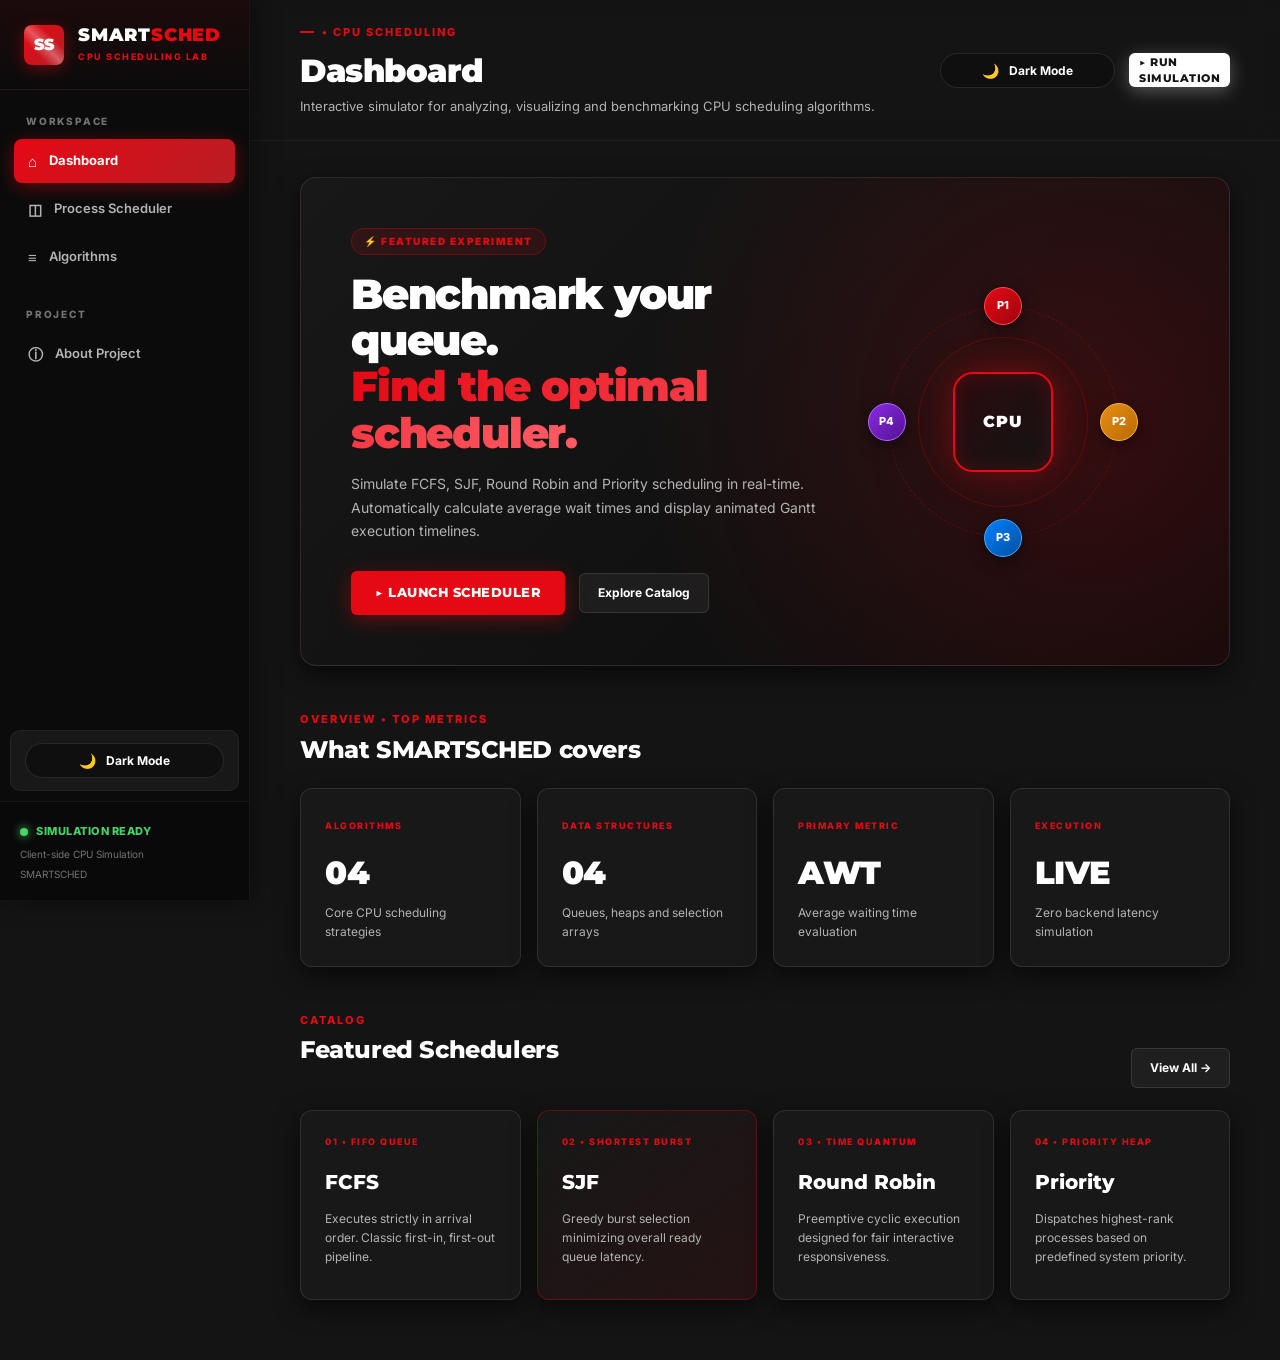
<file: index.html>
<!doctype html>
<html lang="en" data-theme="dark">
<head>
    <meta charset="UTF-8">
    <meta name="viewport" content="width=device-width, initial-scale=1">
    <title>SMARTSCHED — CPU Scheduling Lab</title>
    <link rel="preconnect" href="https://fonts.googleapis.com">
    <link rel="preconnect" href="https://fonts.gstatic.com" crossorigin>
    <link href="https://fonts.googleapis.com/css2?family=Montserrat:wght@400;600;700;800;900&family=Inter:wght@400;500;600;700&display=swap" rel="stylesheet">
    <link rel="stylesheet" href="css/style.css">
    <script src="js/theme.js"></script>
</head>
<body>
    <div class="sidebar-overlay" onclick="toggleSidebar()"></div>
    <div class="app">
        <aside class="sidebar">
            <div class="brand">
                <div class="brand-mark">SS</div>
                <div>
                    <b>SMART<span>SCHED</span></b>
                    <small>CPU SCHEDULING LAB</small>
                </div>
            </div>

            <nav>
                <label>WORKSPACE</label>
                <a class="nav-link active" href="index.html">
                    <span class="nav-icon">⌂</span> Dashboard
                </a>
                <a class="nav-link" href="scheduler.html">
                    <span class="nav-icon">◫</span> Process Scheduler
                </a>
                <a class="nav-link" href="algorithms.html">
                    <span class="nav-icon">≡</span> Algorithms
                </a>
                <label>PROJECT</label>
                <a class="nav-link" href="about.html">
                    <span class="nav-icon">ⓘ</span> About Project
                </a>
            </nav>

            <div class="theme-switch-container">
                <button class="theme-toggle-btn" onclick="toggleTheme()" aria-label="Toggle Theme">
                    <span class="theme-icon">🌙</span>
                    <span class="theme-label">Dark Mode</span>
                </button>
            </div>

            <div class="side-bottom">
                <div class="live-status">
                    <span class="status-dot"></span>
                    <span>SIMULATION READY</span>
                </div>
                <small>Client-side CPU Simulation</small>
                <small>SMARTSCHED</small>
            </div>
        </aside>

        <main>
            <header>
                <div class="header-left">
                    <span class="top-kicker"> &bull; CPU SCHEDULING</span>
                    <h1>Dashboard</h1>
                    <p>Interactive simulator for analyzing, visualizing and benchmarking CPU scheduling algorithms.</p>
                </div>
                <div class="header-actions">
                    <button class="mobile-nav-toggle" onclick="toggleSidebar()" aria-label="Open Menu">☰</button>
                    <button class="theme-toggle-btn" onclick="toggleTheme()" aria-label="Toggle Theme">
                        <span class="theme-icon">🌙</span>
                        <span class="theme-label">Dark / Light</span>
                    </button>
                    <a class="btn btn-white small" href="scheduler.html">▶ Run Simulation</a>
                </div>
            </header>

            <section class="hero">
                <div>
                    <span class="hero-tag">⚡ FEATURED EXPERIMENT</span>
                    <h2>Benchmark your queue.<br><em>Find the optimal scheduler.</em></h2>
                    <p>
                        Simulate FCFS, SJF, Round Robin and Priority scheduling in real-time.
                        Automatically calculate average wait times and display animated Gantt execution timelines.
                    </p>
                    <div class="hero-actions">
                        <a class="btn" href="scheduler.html">▶ Launch Scheduler</a>
                        <a class="outline" href="algorithms.html">Explore Catalog</a>
                    </div>
                </div>
                <div class="cpu-visual">
                    <div class="orbit orbit-a"></div>
                    <div class="orbit orbit-b"></div>
                    <div class="cpu-core">CPU</div>
                    <span class="cpu-node n1">P1</span>
                    <span class="cpu-node n2">P2</span>
                    <span class="cpu-node n3">P3</span>
                    <span class="cpu-node n4">P4</span>
                </div>
            </section>

            <section>
                <span class="section-kicker">OVERVIEW &bull; TOP METRICS</span>
                <h2>What SMARTSCHED covers</h2>
                <div class="stats">
                    <article>
                        <small>ALGORITHMS</small>
                        <strong>04</strong>
                        <p>Core CPU scheduling strategies</p>
                    </article>
                    <article>
                        <small>DATA STRUCTURES</small>
                        <strong>04</strong>
                        <p>Queues, heaps and selection arrays</p>
                    </article>
                    <article>
                        <small>PRIMARY METRIC</small>
                        <strong>AWT</strong>
                        <p>Average waiting time evaluation</p>
                    </article>
                    <article>
                        <small>EXECUTION</small>
                        <strong>LIVE</strong>
                        <p>Zero backend latency simulation</p>
                    </article>
                </div>
            </section>

            <section>
                <div class="section-head">
                    <div>
                        <span class="section-kicker">CATALOG</span>
                        <h2>Featured Schedulers</h2>
                    </div>
                    <a class="outline" href="algorithms.html">View All →</a>
                </div>
                <div class="cards">
                    <article>
                        <small>01 &bull; FIFO QUEUE</small>
                        <h3>FCFS</h3>
                        <p>Executes strictly in arrival order. Classic first-in, first-out pipeline.</p>
                    </article>
                    <article class="blue">
                        <small>02 &bull; SHORTEST BURST</small>
                        <h3>SJF</h3>
                        <p>Greedy burst selection minimizing overall ready queue latency.</p>
                    </article>
                    <article>
                        <small>03 &bull; TIME QUANTUM</small>
                        <h3>Round Robin</h3>
                        <p>Preemptive cyclic execution designed for fair interactive responsiveness.</p>
                    </article>
                    <article>
                        <small>04 &bull; PRIORITY HEAP</small>
                        <h3>Priority</h3>
                        <p>Dispatches highest-rank processes based on predefined system priority.</p>
                    </article>
                </div>
            </section>
        </main>
    </div>
</body>
</html>
</file>
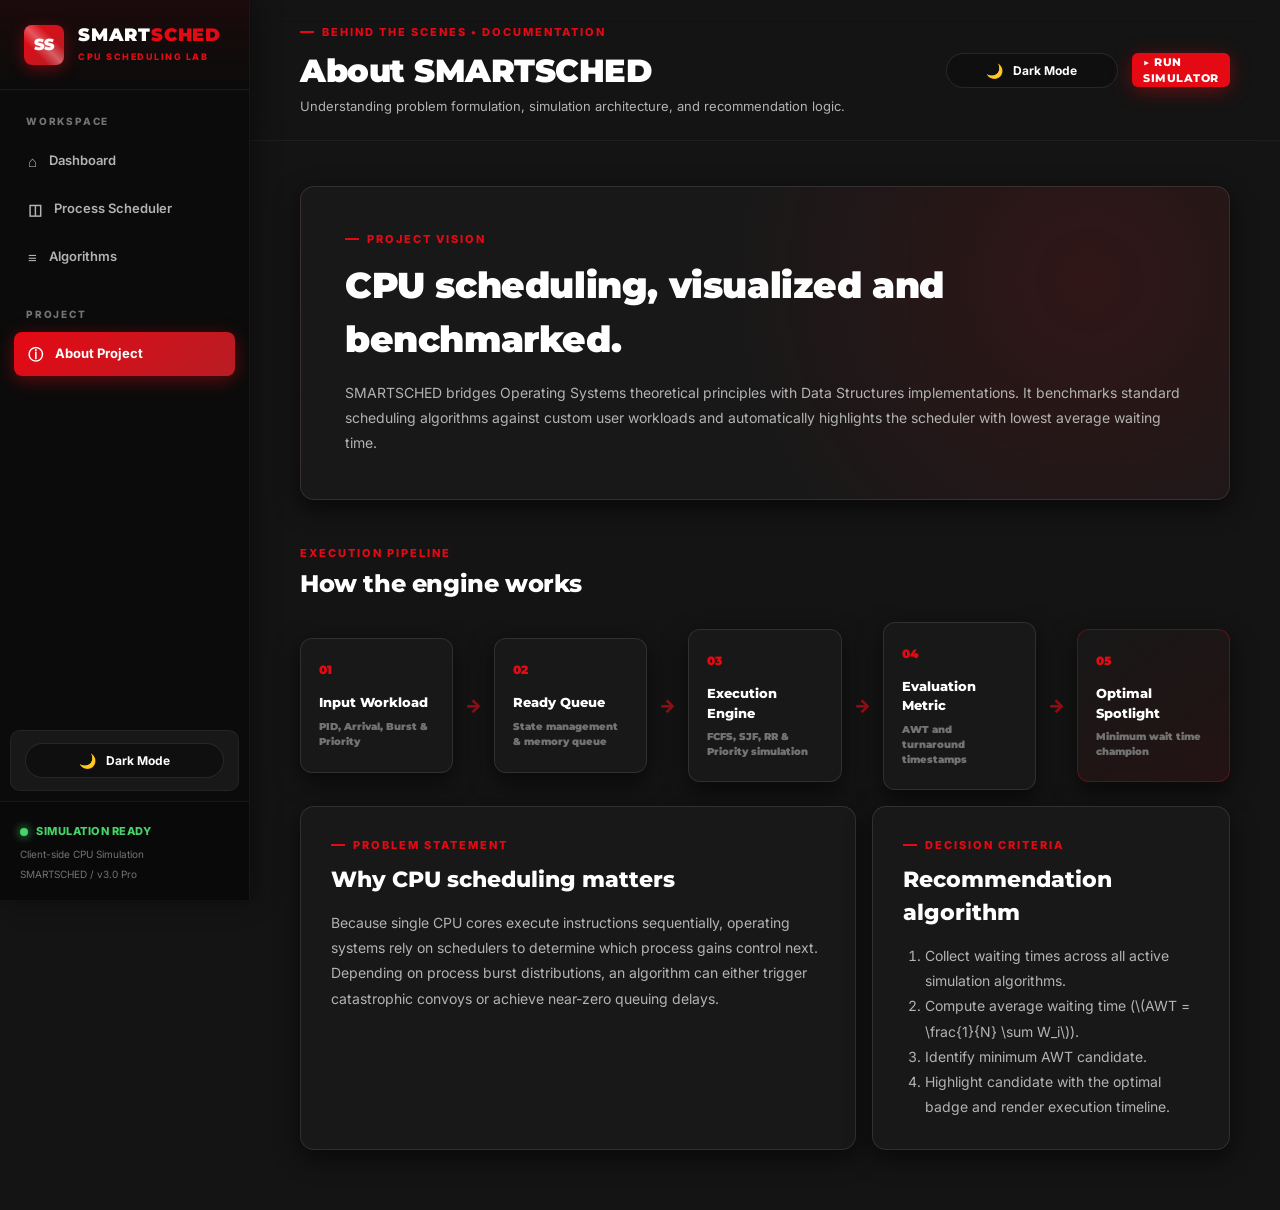
<file: about.html>
<!doctype html>
<html lang="en" data-theme="dark">
<head>
    <meta charset="UTF-8">
    <meta name="viewport" content="width=device-width, initial-scale=1">
    <title>SMARTSCHED — About Project</title>
    <link rel="preconnect" href="https://fonts.googleapis.com">
    <link rel="preconnect" href="https://fonts.gstatic.com" crossorigin>
    <link href="https://fonts.googleapis.com/css2?family=Montserrat:wght@400;600;700;800;900&family=Inter:wght@400;500;600;700&display=swap" rel="stylesheet">
    <link rel="stylesheet" href="css/style.css">
    <script src="js/theme.js"></script>
</head>
<body>
    <div class="sidebar-overlay" onclick="toggleSidebar()"></div>
    <div class="app">
        <aside class="sidebar">
            <div class="brand">
                <div class="brand-mark">SS</div>
                <div>
                    <b>SMART<span>SCHED</span></b>
                    <small>CPU SCHEDULING LAB</small>
                </div>
            </div>

            <nav>
                <label>WORKSPACE</label>
                <a class="nav-link" href="index.html">
                    <span class="nav-icon">⌂</span> Dashboard
                </a>
                <a class="nav-link" href="scheduler.html">
                    <span class="nav-icon">◫</span> Process Scheduler
                </a>
                <a class="nav-link" href="algorithms.html">
                    <span class="nav-icon">≡</span> Algorithms
                </a>
                <label>PROJECT</label>
                <a class="nav-link active" href="about.html">
                    <span class="nav-icon">ⓘ</span> About Project
                </a>
            </nav>

            <div class="theme-switch-container">
                <button class="theme-toggle-btn" onclick="toggleTheme()" aria-label="Toggle Theme">
                    <span class="theme-icon">🌙</span>
                    <span class="theme-label">Dark Mode</span>
                </button>
            </div>

            <div class="side-bottom">
                <div class="live-status">
                    <span class="status-dot"></span>
                    <span>SIMULATION READY</span>
                </div>
                <small>Client-side CPU Simulation</small>
                <small>SMARTSCHED / v3.0 Pro</small>
            </div>
        </aside>

        <main>
            <header>
                <div class="header-left">
                    <span class="top-kicker">BEHIND THE SCENES &bull; DOCUMENTATION</span>
                    <h1>About SMARTSCHED</h1>
                    <p>Understanding problem formulation, simulation architecture, and recommendation logic.</p>
                </div>
                <div class="header-actions">
                    <button class="mobile-nav-toggle" onclick="toggleSidebar()" aria-label="Open Menu">☰</button>
                    <button class="theme-toggle-btn" onclick="toggleTheme()" aria-label="Toggle Theme">
                        <span class="theme-icon">🌙</span>
                        <span class="theme-label">Dark / Light</span>
                    </button>
                    <a class="btn small" href="scheduler.html">▶ Run Simulator</a>
                </div>
            </header>

            <section>
                <div class="about panel">
                    <span class="top-kicker">PROJECT VISION</span>
                    <h2>CPU scheduling, visualized and benchmarked.</h2>
                    <p>
                        SMARTSCHED bridges Operating Systems theoretical principles with Data Structures implementations.
                        It benchmarks standard scheduling algorithms against custom user workloads
                        and automatically highlights the scheduler with lowest average waiting time.
                    </p>
                </div>
            </section>

            <section>
                <span class="section-kicker">EXECUTION PIPELINE</span>
                <h2>How the engine works</h2>
                <div class="architecture">
                    <div>
                        01
                        <strong>Input Workload</strong>
                        <small>PID, Arrival, Burst & Priority</small>
                    </div>
                    <i>→</i>
                    <div>
                        02
                        <strong>Ready Queue</strong>
                        <small>State management & memory queue</small>
                    </div>
                    <i>→</i>
                    <div>
                        03
                        <strong>Execution Engine</strong>
                        <small>FCFS, SJF, RR & Priority simulation</small>
                    </div>
                    <i>→</i>
                    <div>
                        04
                        <strong>Evaluation Metric</strong>
                        <small>AWT and turnaround timestamps</small>
                    </div>
                    <i>→</i>
                    <div class="blue">
                        05
                        <strong>Optimal Spotlight</strong>
                        <small>Minimum wait time champion</small>
                    </div>
                </div>
            </section>

            <div class="two">
                <div class="panel text">
                    <span class="top-kicker">PROBLEM STATEMENT</span>
                    <h2>Why CPU scheduling matters</h2>
                    <p>
                        Because single CPU cores execute instructions sequentially, operating systems rely on schedulers to determine which process gains control next.
                        Depending on process burst distributions, an algorithm can either trigger catastrophic convoys or achieve near-zero queuing delays.
                    </p>
                </div>

                <div class="panel text">
                    <span class="top-kicker">DECISION CRITERIA</span>
                    <h2>Recommendation algorithm</h2>
                    <ol>
                        <li>Collect waiting times across all active simulation algorithms.</li>
                        <li>Compute average waiting time (\(AWT = \frac{1}{N} \sum W_i\)).</li>
                        <li>Identify minimum AWT candidate.</li>
                        <li>Highlight candidate with the optimal badge and render execution timeline.</li>
                    </ol>
                </div>
            </div>
        </main>
    </div>
</body>
</html>
</file>
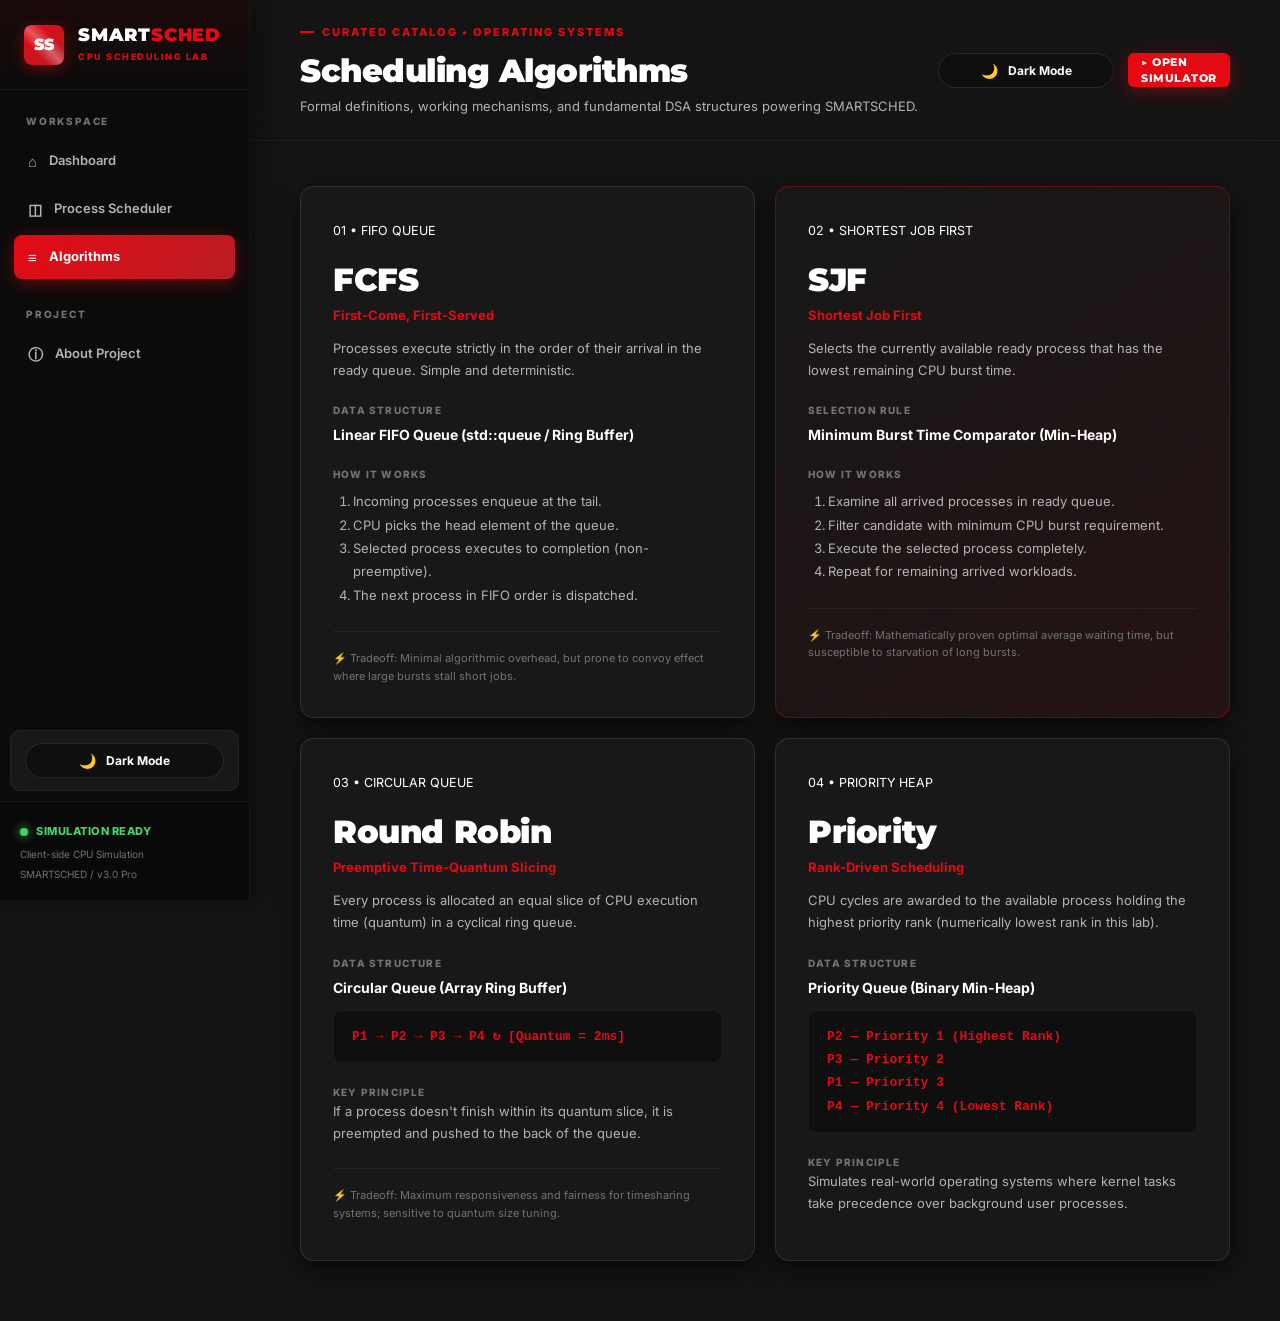
<file: algorithms.html>
<!doctype html>
<html lang="en" data-theme="dark">
<head>
    <meta charset="UTF-8">
    <meta name="viewport" content="width=device-width, initial-scale=1">
    <title>SMARTSCHED — Algorithms Catalog</title>
    <link rel="preconnect" href="https://fonts.googleapis.com">
    <link rel="preconnect" href="https://fonts.gstatic.com" crossorigin>
    <link href="https://fonts.googleapis.com/css2?family=Montserrat:wght@400;600;700;800;900&family=Inter:wght@400;500;600;700&display=swap" rel="stylesheet">
    <link rel="stylesheet" href="css/style.css">
    <script src="js/theme.js"></script>
</head>
<body>
    <div class="sidebar-overlay" onclick="toggleSidebar()"></div>
    <div class="app">
        <aside class="sidebar">
            <div class="brand">
                <div class="brand-mark">SS</div>
                <div>
                    <b>SMART<span>SCHED</span></b>
                    <small>CPU SCHEDULING LAB</small>
                </div>
            </div>

            <nav>
                <label>WORKSPACE</label>
                <a class="nav-link" href="index.html">
                    <span class="nav-icon">⌂</span> Dashboard
                </a>
                <a class="nav-link" href="scheduler.html">
                    <span class="nav-icon">◫</span> Process Scheduler
                </a>
                <a class="nav-link active" href="algorithms.html">
                    <span class="nav-icon">≡</span> Algorithms
                </a>
                <label>PROJECT</label>
                <a class="nav-link" href="about.html">
                    <span class="nav-icon">ⓘ</span> About Project
                </a>
            </nav>

            <div class="theme-switch-container">
                <button class="theme-toggle-btn" onclick="toggleTheme()" aria-label="Toggle Theme">
                    <span class="theme-icon">🌙</span>
                    <span class="theme-label">Dark Mode</span>
                </button>
            </div>

            <div class="side-bottom">
                <div class="live-status">
                    <span class="status-dot"></span>
                    <span>SIMULATION READY</span>
                </div>
                <small>Client-side CPU Simulation</small>
                <small>SMARTSCHED / v3.0 Pro</small>
            </div>
        </aside>

        <main>
            <header>
                <div class="header-left">
                    <span class="top-kicker">CURATED CATALOG &bull; OPERATING SYSTEMS</span>
                    <h1>Scheduling Algorithms</h1>
                    <p>Formal definitions, working mechanisms, and fundamental DSA structures powering SMARTSCHED.</p>
                </div>
                <div class="header-actions">
                    <button class="mobile-nav-toggle" onclick="toggleSidebar()" aria-label="Open Menu">☰</button>
                    <button class="theme-toggle-btn" onclick="toggleTheme()" aria-label="Toggle Theme">
                        <span class="theme-icon">🌙</span>
                        <span class="theme-label">Dark / Light</span>
                    </button>
                    <a class="btn small" href="scheduler.html">▶ Open Simulator</a>
                </div>
            </header>

            <section>
                <div class="defs">
                    <article>
                        <small>01 &bull; FIFO QUEUE</small>
                        <h2>FCFS</h2>
                        <h3>First-Come, First-Served</h3>
                        <p>Processes execute strictly in the order of their arrival in the ready queue. Simple and deterministic.</p>
                        <b>DATA STRUCTURE</b>
                        <strong>Linear FIFO Queue (std::queue / Ring Buffer)</strong>
                        <b>HOW IT WORKS</b>
                        <ol>
                            <li>Incoming processes enqueue at the tail.</li>
                            <li>CPU picks the head element of the queue.</li>
                            <li>Selected process executes to completion (non-preemptive).</li>
                            <li>The next process in FIFO order is dispatched.</li>
                        </ol>
                        <footer>⚡ Tradeoff: Minimal algorithmic overhead, but prone to convoy effect where large bursts stall short jobs.</footer>
                    </article>

                    <article class="blue">
                        <small>02 &bull; SHORTEST JOB FIRST</small>
                        <h2>SJF</h2>
                        <h3>Shortest Job First</h3>
                        <p>Selects the currently available ready process that has the lowest remaining CPU burst time.</p>
                        <b>SELECTION RULE</b>
                        <strong>Minimum Burst Time Comparator (Min-Heap)</strong>
                        <b>HOW IT WORKS</b>
                        <ol>
                            <li>Examine all arrived processes in ready queue.</li>
                            <li>Filter candidate with minimum CPU burst requirement.</li>
                            <li>Execute the selected process completely.</li>
                            <li>Repeat for remaining arrived workloads.</li>
                        </ol>
                        <footer>⚡ Tradeoff: Mathematically proven optimal average waiting time, but susceptible to starvation of long bursts.</footer>
                    </article>

                    <article>
                        <small>03 &bull; CIRCULAR QUEUE</small>
                        <h2>Round Robin</h2>
                        <h3>Preemptive Time-Quantum Slicing</h3>
                        <p>Every process is allocated an equal slice of CPU execution time (quantum) in a cyclical ring queue.</p>
                        <b>DATA STRUCTURE</b>
                        <strong>Circular Queue (Array Ring Buffer)</strong>
                        <div class="cycle">P1 → P2 → P3 → P4 ↻ [Quantum = 2ms]</div>
                        <b>KEY PRINCIPLE</b>
                        <p>If a process doesn't finish within its quantum slice, it is preempted and pushed to the back of the queue.</p>
                        <footer>⚡ Tradeoff: Maximum responsiveness and fairness for timesharing systems; sensitive to quantum size tuning.</footer>
                    </article>

                    <article>
                        <small>04 &bull; PRIORITY HEAP</small>
                        <h2>Priority</h2>
                        <h3>Rank-Driven Scheduling</h3>
                        <p>CPU cycles are awarded to the available process holding the highest priority rank (numerically lowest rank in this lab).</p>
                        <b>DATA STRUCTURE</b>
                        <strong>Priority Queue (Binary Min-Heap)</strong>
                        <div class="priority">
                            P2 — Priority 1 (Highest Rank)<br>
                            P3 — Priority 2<br>
                            P1 — Priority 3<br>
                            P4 — Priority 4 (Lowest Rank)
                        </div>
                        <b>KEY PRINCIPLE</b>
                        <p>Simulates real-world operating systems where kernel tasks take precedence over background user processes.</p>
                    </article>
                </div>
            </section>
        </main>
    </div>
</body>
</html>
</file>
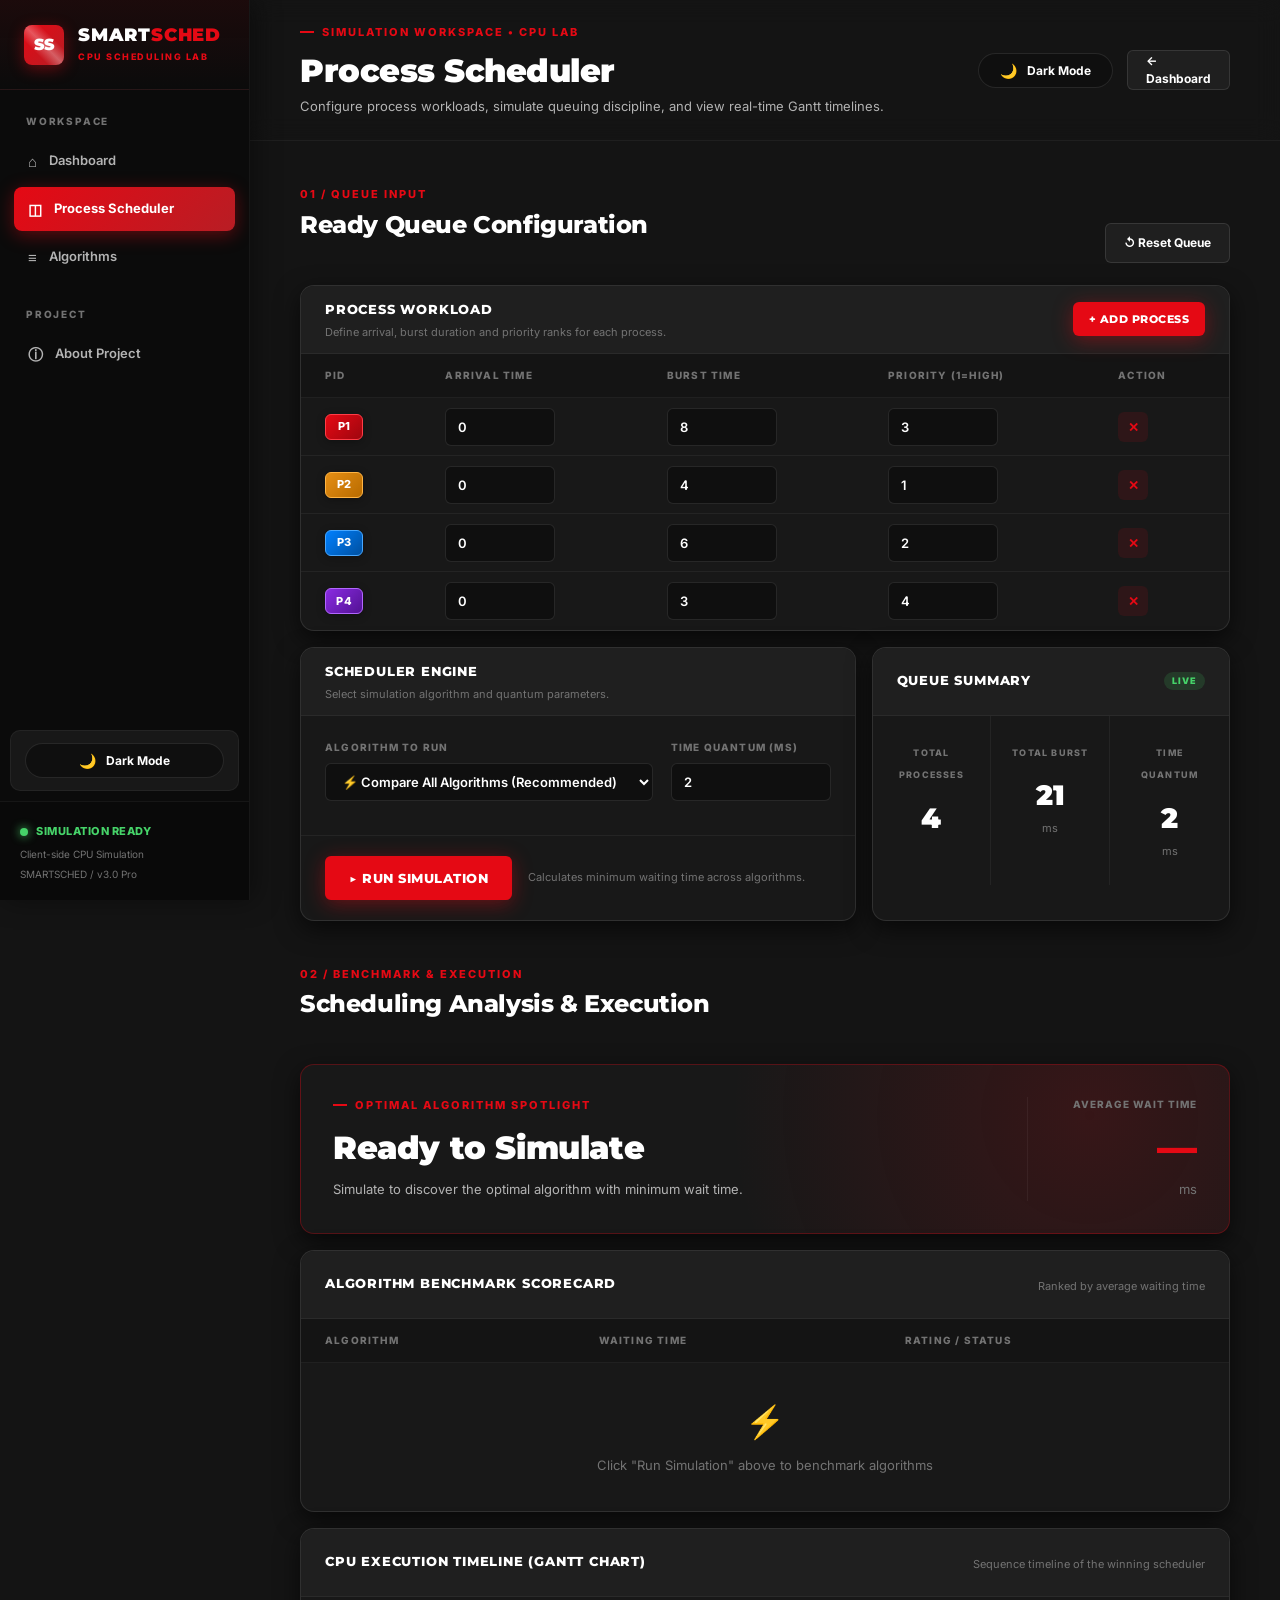
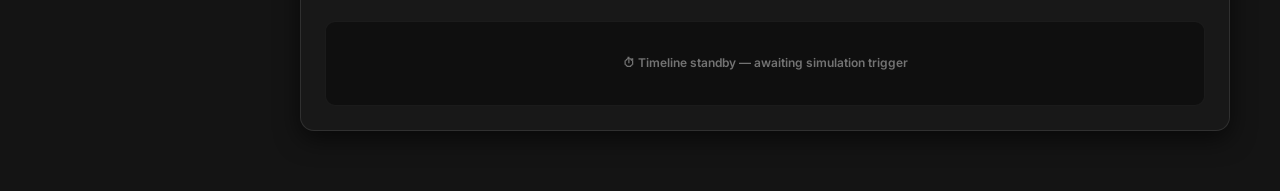
<file: scheduler.html>
<!doctype html>
<html lang="en" data-theme="dark">
<head>
    <meta charset="UTF-8">
    <meta name="viewport" content="width=device-width, initial-scale=1">
    <title>SMARTSCHED — Process Scheduler</title>
    <link rel="preconnect" href="https://fonts.googleapis.com">
    <link rel="preconnect" href="https://fonts.gstatic.com" crossorigin>
    <link href="https://fonts.googleapis.com/css2?family=Montserrat:wght@400;600;700;800;900&family=Inter:wght@400;500;600;700&display=swap" rel="stylesheet">
    <link rel="stylesheet" href="css/style.css">
    <script src="js/theme.js"></script>
</head>
<body>
    <div class="sidebar-overlay" onclick="toggleSidebar()"></div>
    <div class="app">
        <aside class="sidebar">
            <div class="brand">
                <div class="brand-mark">SS</div>
                <div>
                    <b>SMART<span>SCHED</span></b>
                    <small>CPU SCHEDULING LAB</small>
                </div>
            </div>

            <nav>
                <label>WORKSPACE</label>
                <a class="nav-link" href="index.html">
                    <span class="nav-icon">⌂</span> Dashboard
                </a>
                <a class="nav-link active" href="scheduler.html">
                    <span class="nav-icon">◫</span> Process Scheduler
                </a>
                <a class="nav-link" href="algorithms.html">
                    <span class="nav-icon">≡</span> Algorithms
                </a>
                <label>PROJECT</label>
                <a class="nav-link" href="about.html">
                    <span class="nav-icon">ⓘ</span> About Project
                </a>
            </nav>

            <div class="theme-switch-container">
                <button class="theme-toggle-btn" onclick="toggleTheme()" aria-label="Toggle Theme">
                    <span class="theme-icon">🌙</span>
                    <span class="theme-label">Dark Mode</span>
                </button>
            </div>

            <div class="side-bottom">
                <div class="live-status">
                    <span class="status-dot"></span>
                    <span>SIMULATION READY</span>
                </div>
                <small>Client-side CPU Simulation</small>
                <small>SMARTSCHED / v3.0 Pro</small>
            </div>
        </aside>

        <main>
            <header>
                <div class="header-left">
                    <span class="top-kicker">SIMULATION WORKSPACE &bull; CPU LAB</span>
                    <h1>Process Scheduler</h1>
                    <p>Configure process workloads, simulate queuing discipline, and view real-time Gantt timelines.</p>
                </div>
                <div class="header-actions">
                    <button class="mobile-nav-toggle" onclick="toggleSidebar()" aria-label="Open Menu">☰</button>
                    <button class="theme-toggle-btn" onclick="toggleTheme()" aria-label="Toggle Theme">
                        <span class="theme-icon">🌙</span>
                        <span class="theme-label">Dark / Light</span>
                    </button>
                    <a class="outline" href="index.html">← Dashboard</a>
                </div>
            </header>

            <section>
                <div class="section-head">
                    <div>
                        <span class="section-kicker">01 / QUEUE INPUT</span>
                        <h2>Ready Queue Configuration</h2>
                    </div>
                    <button class="outline" id="reset">↺ Reset Queue</button>
                </div>

                <div class="panel">
                    <div class="panel-head">
                        <div>
                            <b>PROCESS WORKLOAD</b>
                            <small>Define arrival, burst duration and priority ranks for each process.</small>
                        </div>
                        <button class="btn small" id="add">+ Add Process</button>
                    </div>

                    <div class="table-wrap">
                        <table>
                            <thead>
                                <tr>
                                    <th>PID</th>
                                    <th>ARRIVAL TIME</th>
                                    <th>BURST TIME</th>
                                    <th>PRIORITY (1=HIGH)</th>
                                    <th>ACTION</th>
                                </tr>
                            </thead>
                            <tbody id="rows"></tbody>
                        </table>
                    </div>
                </div>
            </section>

            <div class="two">
                <div class="panel">
                    <div class="panel-head">
                        <div>
                            <b>SCHEDULER ENGINE</b>
                            <small>Select simulation algorithm and quantum parameters.</small>
                        </div>
                    </div>

                    <div class="form">
                        <label>
                            ALGORITHM TO RUN
                            <select id="alg">
                                <option value="all">⚡ Compare All Algorithms (Recommended)</option>
                                <option value="fcfs">FCFS (First Come First Serve)</option>
                                <option value="sjf">SJF (Shortest Job First)</option>
                                <option value="rr">Round Robin (RR)</option>
                                <option value="priority">Priority Scheduling</option>
                            </select>
                        </label>

                        <label>
                            TIME QUANTUM (ms)
                            <input id="q" type="number" min="1" value="2">
                        </label>
                    </div>

                    <div class="run">
                        <button class="btn" id="run">▶ Run Simulation</button>
                        <small>Calculates minimum waiting time across algorithms.</small>
                    </div>
                </div>

                <div class="panel summary">
                    <div class="panel-head">
                        <b>QUEUE SUMMARY</b>
                        <i>LIVE</i>
                    </div>
                    <div>
                        <article>
                            <small>TOTAL PROCESSES</small>
                            <strong id="count">4</strong>
                        </article>
                        <article>
                            <small>TOTAL BURST</small>
                            <div><strong id="burst">21</strong> <span style="font-size: 11px; color: var(--text-muted)">ms</span></div>
                        </article>
                        <article>
                            <small>TIME QUANTUM</small>
                            <div><strong id="qd">2</strong> <span style="font-size: 11px; color: var(--text-muted)">ms</span></div>
                        </article>
                    </div>
                </div>
            </div>

            <section id="results">
                <div class="section-head">
                    <div>
                        <span class="section-kicker">02 / BENCHMARK & EXECUTION</span>
                        <h2>Scheduling Analysis & Execution</h2>
                    </div>
                </div>

                <div class="result panel">
                    <div>
                        <span class="top-kicker">OPTIMAL ALGORITHM SPOTLIGHT</span>
                        <h2 id="best">Ready to Simulate</h2>
                        <p id="desc">Simulate to discover the optimal algorithm with minimum wait time.</p>
                    </div>
                    <div>
                        <small>AVERAGE WAIT TIME</small>
                        <div><strong id="wait">—</strong> <span style="font-size: 13px; color: var(--text-muted)">ms</span></div>
                    </div>
                </div>

                <div class="panel" style="margin-top: 16px;">
                    <div class="panel-head">
                        <b>ALGORITHM BENCHMARK SCORECARD</b>
                        <small>Ranked by average waiting time</small>
                    </div>
                    <table>
                        <thead>
                            <tr>
                                <th>ALGORITHM</th>
                                <th>WAITING TIME</th>
                                <th>RATING / STATUS</th>
                            </tr>
                        </thead>
                        <tbody id="out">
                            <tr>
                                <td colspan="3" class="empty">
                                    <div class="empty-state">
                                        <span class="empty-icon">⚡</span>
                                        <span>Click "Run Simulation" above to benchmark algorithms</span>
                                    </div>
                                </td>
                            </tr>
                        </tbody>
                    </table>
                </div>

                <div class="panel gantt-panel">
                    <div class="panel-head">
                        <b>CPU EXECUTION TIMELINE (GANTT CHART)</b>
                        <small>Sequence timeline of the winning scheduler</small>
                    </div>
                    <div id="gantt" class="gantt">
                        <div class="gantt-empty">
                            <span>⏱ Timeline standby — awaiting simulation trigger</span>
                        </div>
                    </div>
                </div>
            </section>

            <script src="js/scheduler.js"></script>
        </main>
    </div>
</body>
</html>
</file>
<file: css/style.css>
/* ==========================================================================
   SMARTSCHED — MODERN HIGH-PERFORMANCE DESIGN SYSTEM
   Supports Dark Mode & Light Mode, Smooth Animated UX
   ========================================================================== */

@import url('https://fonts.googleapis.com/css2?family=Montserrat:ital,wght@0,300;0,400;0,500;0,600;0,700;0,800;0,900;1,700&family=Inter:wght@300;400;500;600;700&display=swap');

/* --- Root Color Tokens & Theme Variables --- */
:root {
    /* Fonts */
    --font-heading: 'Montserrat', -apple-system, BlinkMacSystemFont, "Segoe UI", Roboto, sans-serif;
    --font-body: 'Inter', -apple-system, BlinkMacSystemFont, "Segoe UI", Roboto, sans-serif;

    /* Brand Accent Reds */
    --red-primary: #E50914;
    --red-hover: #F40612;
    --red-active: #B81D24;
    --red-glow: rgba(229, 9, 20, 0.4);
    --red-glow-subtle: rgba(229, 9, 20, 0.15);
    --red-gradient: linear-gradient(135deg, #E50914 0%, #B81D24 100%);
    --red-gradient-hover: linear-gradient(135deg, #FF1A26 0%, #C91D26 100%);

    /* Dark Mode (Default) */
    --bg-main: #141414;
    --bg-sidebar: #0b0b0b;
    --bg-header: rgba(20, 20, 20, 0.85);
    --bg-card: #181818;
    --bg-card-alt: #1f1f1f;
    --bg-card-hover: #232323;
    --bg-input: #0f0f0f;
    --border-card: rgba(255, 255, 255, 0.1);
    --border-hover: rgba(229, 9, 20, 0.45);
    --border-subtle: rgba(255, 255, 255, 0.05);

    --text-primary: #FFFFFF;
    --text-secondary: #B3B3B3;
    --text-muted: #737373;
    --text-accent: #E50914;

    --badge-bg: rgba(229, 9, 20, 0.15);
    --badge-border: rgba(229, 9, 20, 0.35);
    --badge-text: #FF4752;

    --shadow-card: 0 8px 24px rgba(0, 0, 0, 0.6);
    --shadow-hover: 0 16px 36px rgba(0, 0, 0, 0.8), 0 0 25px rgba(229, 9, 20, 0.22);
    --shadow-glow: 0 0 30px rgba(229, 9, 20, 0.3);

    --orbit-border: rgba(229, 9, 20, 0.25);
    --core-gradient: linear-gradient(145deg, #2b0b0e, #141414);
}

/* --- Light Mode --- */
[data-theme="light"] {
    --bg-main: #F4F4F6;
    --bg-sidebar: #FFFFFF;
    --bg-header: rgba(255, 255, 255, 0.9);
    --bg-card: #FFFFFF;
    --bg-card-alt: #F9F9FB;
    --bg-card-hover: #FFFFFF;
    --bg-input: #F0F0F3;
    --border-card: rgba(0, 0, 0, 0.08);
    --border-hover: rgba(229, 9, 20, 0.5);
    --border-subtle: rgba(0, 0, 0, 0.05);

    --text-primary: #111111;
    --text-secondary: #4A4A4A;
    --text-muted: #888888;
    --text-accent: #E50914;

    --badge-bg: rgba(229, 9, 20, 0.1);
    --badge-border: rgba(229, 9, 20, 0.25);
    --badge-text: #E50914;

    --shadow-card: 0 4px 16px rgba(0, 0, 0, 0.06);
    --shadow-hover: 0 14px 30px rgba(0, 0, 0, 0.12), 0 0 20px rgba(229, 9, 20, 0.12);
    --shadow-glow: 0 0 25px rgba(229, 9, 20, 0.2);

    --orbit-border: rgba(229, 9, 20, 0.2);
    --core-gradient: linear-gradient(145deg, #FFFFFF, #FFF0F0);
}

/* --- Universal Reset & Base Styles --- */
*, *::before, *::after {
    box-sizing: border-box;
    margin: 0;
    padding: 0;
}

html {
    scroll-behavior: smooth;
    font-size: 15px;
}

body {
    background-color: var(--bg-main);
    color: var(--text-primary);
    font-family: var(--font-body);
    min-height: 100vh;
    overflow-x: hidden;
    line-height: 1.5;
    transition: background-color 0.35s ease, color 0.35s ease;
    -webkit-font-smoothing: antialiased;
    -moz-osx-font-smoothing: grayscale;
}

a {
    text-decoration: none;
    color: inherit;
    transition: all 0.2s ease;
}

button, input, select {
    font-family: inherit;
    font-size: inherit;
}

button {
    cursor: pointer;
    border: none;
    background: none;
}

/* --- App Layout --- */
.app {
    display: flex;
    min-height: 100vh;
    position: relative;
}

/* ==========================================================================
   SIDEBAR NAVIGATION
   ========================================================================== */
.sidebar {
    position: fixed;
    top: 0;
    left: 0;
    bottom: 0;
    width: 250px;
    background: var(--bg-sidebar);
    border-right: 1px solid var(--border-subtle);
    display: flex;
    flex-direction: column;
    z-index: 100;
    transition: all 0.35s cubic-bezier(0.165, 0.84, 0.44, 1);
    box-shadow: 4px 0 25px rgba(0, 0, 0, 0.4);
}

/* Sidebar Brand Header */
.brand {
    height: 90px;
    padding: 0 24px;
    display: flex;
    align-items: center;
    border-bottom: 1px solid var(--border-subtle);
    background: linear-gradient(180deg, rgba(229, 9, 20, 0.08) 0%, transparent 100%);
}

.brand-mark {
    width: 40px;
    height: 40px;
    display: grid;
    place-items: center;
    margin-right: 14px;
    border-radius: 8px;
    background: var(--red-gradient);
    color: #FFFFFF;
    font-family: var(--font-heading);
    font-size: 16px;
    font-weight: 900;
    letter-spacing: -0.5px;
    box-shadow: 0 4px 15px var(--red-glow);
    position: relative;
    overflow: hidden;
}

.brand-mark::after {
    content: '';
    position: absolute;
    top: -50%;
    left: -50%;
    width: 200%;
    height: 200%;
    background: linear-gradient(45deg, transparent 40%, rgba(255, 255, 255, 0.3) 50%, transparent 60%);
    animation: appShine 4s infinite linear;
}

@keyframes appShine {
    0% { transform: translateX(-100%); }
    20%, 100% { transform: translateX(100%); }
}

.brand b {
    display: block;
    font-family: var(--font-heading);
    font-size: 18px;
    font-weight: 900;
    letter-spacing: 0.8px;
    color: var(--text-primary);
    line-height: 1.1;
}

.brand b span {
    color: var(--red-primary);
}

.brand small {
    display: block;
    margin-top: 4px;
    color: var(--red-primary);
    font-size: 9px;
    letter-spacing: 1.5px;
    font-weight: 800;
    text-transform: uppercase;
}

/* Sidebar Nav */
.sidebar nav {
    padding: 24px 14px;
    flex: 1;
    overflow-y: auto;
}

.sidebar label {
    display: block;
    padding: 0 12px;
    margin: 0 0 10px;
    color: var(--text-muted);
    font-size: 10px;
    letter-spacing: 1.8px;
    font-weight: 800;
    text-transform: uppercase;
}

.sidebar label:nth-of-type(2) {
    margin-top: 28px;
}

.nav-link {
    height: 44px;
    display: flex;
    align-items: center;
    gap: 12px;
    padding: 0 14px;
    margin-bottom: 4px;
    border-radius: 8px;
    color: var(--text-secondary);
    font-size: 13px;
    font-weight: 600;
    transition: all 0.25s ease;
    position: relative;
}

.nav-link:hover {
    background: rgba(229, 9, 20, 0.08);
    color: var(--text-primary);
    transform: translateX(4px);
}

.nav-link.active {
    color: #FFFFFF;
    background: var(--red-gradient);
    font-weight: 700;
    box-shadow: 0 4px 18px var(--red-glow);
}

[data-theme="light"] .nav-link.active {
    color: #FFFFFF;
}

.nav-icon {
    font-size: 15px;
    line-height: 1;
}

/* Theme Toggle Button in Sidebar */
.theme-switch-container {
    padding: 12px 14px;
    margin: 0 10px 10px;
    background: var(--bg-card);
    border: 1px solid var(--border-subtle);
    border-radius: 10px;
    display: flex;
    align-items: center;
    justify-content: space-between;
}

.theme-toggle-btn {
    display: inline-flex;
    align-items: center;
    gap: 10px;
    padding: 8px 14px;
    border-radius: 20px;
    background: var(--bg-input);
    border: 1px solid var(--border-card);
    color: var(--text-primary);
    font-size: 12px;
    font-weight: 700;
    cursor: pointer;
    transition: all 0.25s ease;
    width: 100%;
    justify-content: center;
}

.theme-toggle-btn:hover {
    border-color: var(--red-primary);
    box-shadow: 0 0 14px var(--red-glow);
    transform: scale(1.02);
}

.theme-toggle-btn .theme-icon {
    font-size: 14px;
    transition: transform 0.4s cubic-bezier(0.175, 0.885, 0.32, 1.275);
}

.theme-toggle-btn:hover .theme-icon {
    transform: rotate(20deg) scale(1.2);
}

/* Sidebar Footer */
.side-bottom {
    margin-top: auto;
    padding: 18px 20px;
    border-top: 1px solid var(--border-subtle);
    background: rgba(0, 0, 0, 0.15);
}

.side-bottom .live-status {
    display: inline-flex;
    align-items: center;
    gap: 8px;
    color: #46D369;
    font-size: 11px;
    font-weight: 800;
    letter-spacing: 0.5px;
}

.status-dot {
    width: 8px;
    height: 8px;
    border-radius: 50%;
    background: #46D369;
    box-shadow: 0 0 10px #46D369;
    animation: appPulse 2s infinite;
}

@keyframes appPulse {
    0% { transform: scale(0.95); box-shadow: 0 0 0 0 rgba(70, 211, 105, 0.7); }
    70% { transform: scale(1); box-shadow: 0 0 0 8px rgba(70, 211, 105, 0); }
    100% { transform: scale(0.95); box-shadow: 0 0 0 0 rgba(70, 211, 105, 0); }
}

.side-bottom small {
    display: block;
    margin-top: 5px;
    color: var(--text-muted);
    font-size: 10px;
}

/* ==========================================================================
   MAIN CONTENT AREA
   ========================================================================== */
main {
    margin-left: 250px;
    flex: 1;
    min-height: 100vh;
    padding-bottom: 60px;
    transition: margin-left 0.35s ease;
    animation: fadeIn 0.4s ease-out;
}

@keyframes fadeIn {
    from { opacity: 0; transform: translateY(8px); }
    to { opacity: 1; transform: translateY(0); }
}

/* Top Bar / Header */
header {
    min-height: 130px;
    padding: 24px 50px;
    display: flex;
    align-items: center;
    justify-content: space-between;
    border-bottom: 1px solid var(--border-subtle);
    background: var(--bg-header);
    backdrop-filter: blur(12px);
    -webkit-backdrop-filter: blur(12px);
    position: sticky;
    top: 0;
    z-index: 50;
    transition: background 0.35s ease, border-color 0.35s ease;
}

.header-left {
    display: flex;
    flex-direction: column;
}

.top-kicker {
    color: var(--red-primary);
    font-size: 11px;
    font-weight: 800;
    letter-spacing: 2px;
    text-transform: uppercase;
    display: flex;
    align-items: center;
    gap: 8px;
}

.top-kicker::before {
    content: '';
    display: inline-block;
    width: 14px;
    height: 2px;
    background: var(--red-primary);
}

header h1 {
    margin: 6px 0 2px;
    font-family: var(--font-heading);
    font-size: 32px;
    font-weight: 900;
    letter-spacing: -0.5px;
    color: var(--text-primary);
}

header p {
    color: var(--text-secondary);
    font-size: 13px;
    max-width: 650px;
}

.header-actions {
    display: flex;
    align-items: center;
    gap: 14px;
}

/* Mobile Toggle Hamburger */
.mobile-nav-toggle {
    display: none;
    width: 40px;
    height: 40px;
    border-radius: 8px;
    background: var(--bg-card);
    border: 1px solid var(--border-card);
    color: var(--text-primary);
    font-size: 18px;
    align-items: center;
    justify-content: center;
}

/* ==========================================================================
   BUTTONS & BADGES
   ========================================================================== */
.btn {
    display: inline-flex;
    align-items: center;
    justify-content: center;
    gap: 10px;
    min-height: 44px;
    padding: 0 24px;
    border-radius: 6px;
    background: var(--red-primary);
    color: #FFFFFF;
    font-family: var(--font-heading);
    font-size: 13px;
    font-weight: 800;
    letter-spacing: 0.5px;
    text-transform: uppercase;
    box-shadow: 0 4px 20px var(--red-glow);
    transition: all 0.25s cubic-bezier(0.165, 0.84, 0.44, 1);
    position: relative;
    overflow: hidden;
}

.btn:hover {
    background: var(--red-hover);
    transform: translateY(-2px) scale(1.02);
    box-shadow: 0 8px 25px var(--red-glow);
}

.btn:active {
    transform: translateY(0) scale(0.98);
}

.btn-white {
    background: #FFFFFF;
    color: #141414;
    box-shadow: 0 4px 18px rgba(255, 255, 255, 0.3);
}

.btn-white:hover {
    background: #E6E6E6;
    color: #000000;
    box-shadow: 0 8px 24px rgba(255, 255, 255, 0.45);
}

.btn.small {
    min-height: 34px;
    padding: 0 16px;
    font-size: 11px;
}

.outline {
    display: inline-flex;
    align-items: center;
    justify-content: center;
    gap: 8px;
    min-height: 40px;
    padding: 0 18px;
    border: 1px solid var(--border-card);
    border-radius: 6px;
    background: rgba(255, 255, 255, 0.05);
    color: var(--text-primary);
    font-size: 12px;
    font-weight: 700;
    transition: all 0.25s ease;
}

.outline:hover {
    background: rgba(255, 255, 255, 0.12);
    border-color: var(--text-primary);
    transform: translateY(-1px);
}

/* Badges */
.match-badge {
    display: inline-flex;
    align-items: center;
    gap: 4px;
    background: rgba(70, 211, 105, 0.15);
    border: 1px solid rgba(70, 211, 105, 0.4);
    color: #46D369;
    font-size: 11px;
    font-weight: 800;
    padding: 3px 9px;
    border-radius: 4px;
    letter-spacing: 0.5px;
}

.top-badge {
    display: inline-flex;
    align-items: center;
    gap: 6px;
    background: var(--red-gradient);
    color: #FFFFFF;
    font-size: 10px;
    font-weight: 900;
    padding: 4px 10px;
    border-radius: 4px;
    box-shadow: 0 2px 10px var(--red-glow);
    text-transform: uppercase;
    letter-spacing: 0.8px;
}

.top-badge .badge-n {
    background: #000000;
    color: #FFFFFF;
    padding: 1px 4px;
    border-radius: 2px;
    font-size: 9px;
}

.compared-badge {
    display: inline-flex;
    align-items: center;
    padding: 3px 8px;
    border-radius: 4px;
    background: var(--bg-input);
    border: 1px solid var(--border-card);
    color: var(--text-muted);
    font-size: 10px;
    font-weight: 700;
}

.pid-badge {
    display: inline-flex;
    align-items: center;
    justify-content: center;
    min-width: 38px;
    height: 26px;
    padding: 0 8px;
    border-radius: 6px;
    font-weight: 800;
    font-size: 11px;
    letter-spacing: 0.5px;
    box-shadow: 0 2px 8px rgba(0, 0, 0, 0.3);
}

/* ==========================================================================
   FEATURED / HERO SECTION
   ========================================================================== */
.hero {
    margin: 36px 50px 0;
    min-height: 380px;
    padding: 50px;
    display: grid;
    grid-template-columns: 1.35fr 1fr;
    align-items: center;
    border-radius: 16px;
    position: relative;
    overflow: hidden;
    background: radial-gradient(circle at 85% 50%, rgba(229, 9, 20, 0.18) 0%, transparent 55%),
                linear-gradient(135deg, var(--bg-card) 0%, var(--bg-sidebar) 100%);
    border: 1px solid var(--border-card);
    box-shadow: var(--shadow-card);
    transition: transform 0.3s ease, box-shadow 0.3s ease;
}

.hero:hover {
    box-shadow: var(--shadow-hover);
    border-color: var(--border-hover);
}

.hero-tag {
    display: inline-flex;
    align-items: center;
    gap: 8px;
    background: rgba(229, 9, 20, 0.12);
    border: 1px solid rgba(229, 9, 20, 0.3);
    padding: 5px 12px;
    border-radius: 20px;
    color: var(--red-primary);
    font-size: 10px;
    font-weight: 900;
    letter-spacing: 1.5px;
    text-transform: uppercase;
    margin-bottom: 16px;
}

.hero h2 {
    font-family: var(--font-heading);
    font-size: 42px;
    font-weight: 900;
    line-height: 1.1;
    letter-spacing: -1.2px;
    color: var(--text-primary);
    margin: 0 0 16px;
}

.hero h2 em {
    font-style: normal;
    color: var(--red-primary);
    background: linear-gradient(90deg, #E50914, #FF5B65);
    -webkit-background-clip: text;
    -webkit-text-fill-color: transparent;
}

.hero p {
    color: var(--text-secondary);
    font-size: 14px;
    line-height: 1.7;
    max-width: 580px;
    margin-bottom: 28px;
}

.hero-actions {
    display: flex;
    align-items: center;
    gap: 14px;
    flex-wrap: wrap;
}

/* CPU Core Visual */
.cpu-visual {
    position: relative;
    width: 280px;
    height: 280px;
    justify-self: center;
    display: grid;
    place-items: center;
}

.cpu-core {
    position: relative;
    z-index: 5;
    width: 100px;
    height: 100px;
    display: grid;
    place-items: center;
    border-radius: 20px;
    background: var(--core-gradient);
    border: 2px solid var(--red-primary);
    box-shadow: 0 0 35px var(--red-glow), inset 0 0 20px rgba(229, 9, 20, 0.2);
    color: #FFFFFF;
    font-family: var(--font-heading);
    font-size: 16px;
    font-weight: 900;
    letter-spacing: 1px;
    transition: transform 0.3s ease;
}

.cpu-core:hover {
    transform: scale(1.08);
}

.cpu-visual .orbit {
    position: absolute;
    border-radius: 50%;
    pointer-events: none;
}

.cpu-visual .orbit-a {
    width: 230px;
    height: 230px;
    border: 1px dashed var(--orbit-border);
    animation: appSpinClockwise 22s infinite linear;
}

.cpu-visual .orbit-b {
    width: 170px;
    height: 170px;
    border: 1px solid var(--orbit-border);
    animation: appSpinCounter 16s infinite linear;
}

@keyframes appSpinClockwise {
    from { transform: rotate(0deg); }
    to { transform: rotate(360deg); }
}

@keyframes appSpinCounter {
    from { transform: rotate(360deg); }
    to { transform: rotate(0deg); }
}

.cpu-node {
    position: absolute;
    z-index: 6;
    width: 38px;
    height: 38px;
    display: grid;
    place-items: center;
    border-radius: 50%;
    color: #FFFFFF;
    font-weight: 800;
    font-size: 11px;
    box-shadow: 0 4px 15px rgba(0, 0, 0, 0.5);
    transition: transform 0.2s ease;
}

.cpu-node:hover {
    transform: scale(1.2);
}

.cpu-node.n1 {
    top: 5px;
    left: 121px;
    background: linear-gradient(135deg, #E50914, #9E060E);
    border: 1px solid #FF4752;
}

.cpu-node.n2 {
    right: 5px;
    top: 121px;
    background: linear-gradient(135deg, #E58E14, #B86B00);
    border: 1px solid #FFB443;
}

.cpu-node.n3 {
    bottom: 5px;
    left: 121px;
    background: linear-gradient(135deg, #0080FF, #0050A0);
    border: 1px solid #47A7FF;
}

.cpu-node.n4 {
    left: 5px;
    top: 121px;
    background: linear-gradient(135deg, #8A2BE2, #531294);
    border: 1px solid #B266FF;
}

/* ==========================================================================
   SECTIONS & CARDS
   ========================================================================= */
section {
    padding: 45px 50px 0;
}

.section-head {
    display: flex;
    justify-content: space-between;
    align-items: flex-end;
    margin-bottom: 22px;
}

.section-kicker, section > span {
    color: var(--red-primary);
    font-size: 11px;
    font-weight: 800;
    letter-spacing: 2px;
    text-transform: uppercase;
    display: block;
    margin-bottom: 4px;
}

section h2 {
    margin: 4px 0 20px;
    font-family: var(--font-heading);
    font-size: 24px;
    font-weight: 800;
    letter-spacing: -0.4px;
    color: var(--text-primary);
}

/* Grid Layouts */
.stats, .cards {
    display: grid;
    grid-template-columns: repeat(4, 1fr);
    gap: 16px;
}

.stats article, .cards article {
    background: var(--bg-card);
    border: 1px solid var(--border-card);
    border-radius: 12px;
    padding: 24px;
    box-shadow: var(--shadow-card);
    transition: all 0.3s cubic-bezier(0.165, 0.84, 0.44, 1);
    position: relative;
    overflow: hidden;
}

.stats article:hover, .cards article:hover {
    transform: translateY(-5px) scale(1.02);
    border-color: var(--border-hover);
    box-shadow: var(--shadow-hover);
}

.stats small, .cards small {
    display: inline-block;
    color: var(--red-primary);
    font-size: 9px;
    font-weight: 800;
    letter-spacing: 1.5px;
    text-transform: uppercase;
}

.stats strong {
    display: block;
    margin-top: 14px;
    font-family: var(--font-heading);
    font-size: 32px;
    font-weight: 900;
    color: var(--text-primary);
    letter-spacing: -0.5px;
}

.stats p, .cards p {
    color: var(--text-secondary);
    font-size: 12px;
    line-height: 1.6;
    margin-top: 6px;
}

.cards article {
    min-height: 190px;
    display: flex;
    flex-direction: column;
}

.cards h3 {
    margin: 18px 0 6px;
    font-family: var(--font-heading);
    font-size: 20px;
    font-weight: 800;
    color: var(--text-primary);
}

.cards .blue, .defs .blue, .architecture .blue {
    border-color: rgba(229, 9, 20, 0.35);
    background: linear-gradient(145deg, var(--bg-card), rgba(229, 9, 20, 0.08));
}

/* ==========================================================================
   PANELS & DATA TABLES (SCHEDULER PAGE)
   ========================================================================== */
.panel {
    background: var(--bg-card);
    border: 1px solid var(--border-card);
    border-radius: 14px;
    overflow: hidden;
    box-shadow: var(--shadow-card);
    transition: border-color 0.3s ease, box-shadow 0.3s ease;
}

.panel:hover {
    border-color: var(--border-hover);
}

.panel-head {
    min-height: 68px;
    padding: 0 24px;
    display: flex;
    align-items: center;
    justify-content: space-between;
    border-bottom: 1px solid var(--border-subtle);
    background: var(--bg-card-alt);
}

.panel-head b {
    font-family: var(--font-heading);
    font-size: 13px;
    font-weight: 800;
    letter-spacing: 0.8px;
    color: var(--text-primary);
    text-transform: uppercase;
}

.panel-head small {
    display: block;
    margin-top: 4px;
    color: var(--text-muted);
    font-size: 11px;
}

.table-wrap {
    overflow-x: auto;
}

table {
    width: 100%;
    border-collapse: collapse;
}

th {
    height: 44px;
    padding: 0 24px;
    background: rgba(0, 0, 0, 0.15);
    color: var(--text-muted);
    font-size: 10px;
    font-weight: 800;
    letter-spacing: 1.2px;
    text-transform: uppercase;
    text-align: left;
    border-bottom: 1px solid var(--border-subtle);
}

td {
    height: 58px;
    padding: 0 24px;
    border-top: 1px solid var(--border-subtle);
    color: var(--text-secondary);
    font-size: 13px;
    vertical-align: middle;
}

tr:hover td {
    background: rgba(229, 9, 20, 0.03);
}

.table-input, .form input, .form select {
    height: 38px;
    width: 110px;
    padding: 0 12px;
    background: var(--bg-input);
    border: 1px solid var(--border-card);
    border-radius: 6px;
    color: var(--text-primary);
    font-size: 13px;
    font-weight: 600;
    outline: none;
    transition: all 0.2s ease;
}

.table-input:focus, .form input:focus, .form select:focus {
    border-color: var(--red-primary);
    box-shadow: 0 0 0 3px var(--red-glow-subtle);
}

.remove-btn {
    width: 30px;
    height: 30px;
    display: grid;
    place-items: center;
    border-radius: 6px;
    background: rgba(229, 9, 20, 0.1);
    color: var(--red-primary);
    font-size: 13px;
    font-weight: 800;
    transition: all 0.2s ease;
}

.remove-btn:hover {
    background: var(--red-primary);
    color: #FFFFFF;
    transform: scale(1.1);
}

/* Two-column layout in Scheduler */
.two {
    display: grid;
    grid-template-columns: 1.55fr 1fr;
    gap: 16px;
    padding: 16px 50px 0;
}

.form {
    display: grid;
    grid-template-columns: 1fr 160px;
    gap: 18px;
    padding: 24px;
}

.form label {
    display: flex;
    flex-direction: column;
    color: var(--text-muted);
    font-size: 10px;
    font-weight: 800;
    letter-spacing: 1.2px;
    text-transform: uppercase;
}

.form input, .form select {
    margin-top: 8px;
    width: 100%;
}

.run {
    margin-top: 10px;
    padding: 20px 24px;
    border-top: 1px solid var(--border-subtle);
    display: flex;
    align-items: center;
    gap: 16px;
}

.run small {
    color: var(--text-muted);
    font-size: 11px;
}

/* Buffering Spinner */
.app-spinner {
    width: 16px;
    height: 16px;
    border: 2px solid rgba(255, 255, 255, 0.3);
    border-top-color: #FFFFFF;
    border-radius: 50%;
    animation: appSpinClockwise 0.8s linear infinite;
    display: inline-block;
}

/* Queue Summary Panel */
.summary .panel-head i {
    font-style: normal;
    color: #46D369;
    font-size: 9px;
    font-weight: 900;
    letter-spacing: 1px;
    background: rgba(70, 211, 105, 0.15);
    padding: 2px 8px;
    border-radius: 12px;
}

.summary > div:last-child {
    display: grid;
    grid-template-columns: repeat(3, 1fr);
}

.summary article {
    padding: 24px 18px;
    border-right: 1px solid var(--border-subtle);
    text-align: center;
}

.summary article:last-child {
    border-right: none;
}

.summary small {
    color: var(--text-muted);
    font-size: 9px;
    font-weight: 800;
    letter-spacing: 1.2px;
}

.summary strong {
    display: block;
    margin-top: 12px;
    font-family: var(--font-heading);
    font-size: 28px;
    font-weight: 900;
    color: var(--text-primary);
}

/* Results & Smart Decision */
.result {
    display: grid;
    grid-template-columns: 1fr auto;
    padding: 32px;
    background: radial-gradient(circle at 85% 30%, rgba(229, 9, 20, 0.15) 0%, transparent 45%),
                var(--bg-card);
    border-color: rgba(229, 9, 20, 0.3);
    margin-top: 8px;
}

.result h2 {
    margin: 10px 0 8px;
    font-family: var(--font-heading);
    font-size: 32px;
    font-weight: 900;
    color: var(--text-primary);
    display: flex;
    align-items: center;
    gap: 12px;
    flex-wrap: wrap;
}

.result p {
    color: var(--text-secondary);
    font-size: 13px;
}

.result > div:last-child {
    padding-left: 36px;
    border-left: 1px solid var(--border-subtle);
    display: flex;
    flex-direction: column;
    justify-content: center;
    min-width: 170px;
    text-align: right;
}

.result small {
    color: var(--text-muted);
    font-size: 10px;
    font-weight: 800;
    letter-spacing: 1px;
}

.result strong {
    display: block;
    margin-top: 6px;
    font-family: var(--font-heading);
    font-size: 40px;
    font-weight: 900;
    color: var(--red-primary);
}

.winner-row {
    background: rgba(229, 9, 20, 0.08) !important;
}

.winner-row td {
    font-weight: 700;
    color: var(--text-primary);
}

.alg-cell {
    display: flex;
    align-items: center;
    gap: 10px;
}

.alg-indicator {
    width: 8px;
    height: 8px;
    border-radius: 50%;
    background: var(--text-muted);
}

.alg-indicator.top-match {
    background: var(--red-primary);
    box-shadow: 0 0 10px var(--red-primary);
}

.empty-state {
    padding: 35px 20px;
    text-align: center;
    color: var(--text-muted);
    display: flex;
    flex-direction: column;
    align-items: center;
    gap: 10px;
}

.empty-icon {
    font-size: 32px;
}

/* ==========================================================================
   GANTT CHART (INTERACTIVE TIMELINE SCRUBBER)
   ========================================================================== */
.gantt-panel {
    margin-top: 16px;
}

.gantt {
    margin: 24px;
    min-height: 85px;
    background: var(--bg-input);
    border: 1px solid var(--border-subtle);
    border-radius: 10px;
    padding: 16px;
    display: flex;
    flex-direction: column;
    justify-content: center;
}

.gantt-empty {
    text-align: center;
    color: var(--text-muted);
    font-size: 12px;
    font-weight: 600;
}

.gantt-wrapper {
    width: 100%;
}

.gantt-scrubber {
    width: 100%;
    height: 60px;
    display: flex;
    border-radius: 8px;
    overflow: hidden;
    position: relative;
    box-shadow: 0 4px 15px rgba(0, 0, 0, 0.4);
    background: #000000;
}

.gantt-playhead {
    position: absolute;
    top: 0;
    bottom: 0;
    width: 3px;
    background: #FFFFFF;
    box-shadow: 0 0 10px #FFFFFF, 0 0 20px var(--red-primary);
    z-index: 10;
    animation: sweepPlayhead 1.2s cubic-bezier(0.25, 1, 0.5, 1) forwards;
}

@keyframes sweepPlayhead {
    0% { left: 0%; opacity: 1; }
    90% { left: 100%; opacity: 1; }
    100% { left: 100%; opacity: 0; }
}

.gantt-block {
    height: 100%;
    display: flex;
    flex-direction: column;
    align-items: center;
    justify-content: center;
    border-right: 1px solid rgba(255, 255, 255, 0.2);
    color: #FFFFFF;
    font-size: 11px;
    font-weight: 800;
    position: relative;
    cursor: pointer;
    transition: filter 0.2s ease, transform 0.2s ease;
    animation: ganttGrow 0.5s ease-out both;
}

@keyframes ganttGrow {
    from { opacity: 0; transform: scaleY(0.5); }
    to { opacity: 1; transform: scaleY(1); }
}

.gantt-block:hover {
    filter: brightness(1.2);
    z-index: 5;
}

.gantt-pid {
    font-family: var(--font-heading);
    font-size: 13px;
    font-weight: 900;
    letter-spacing: 0.5px;
}

.gantt-time-range {
    font-size: 9px;
    opacity: 0.85;
    margin-top: 2px;
}

.gantt-markers {
    display: flex;
    justify-content: space-between;
    margin-top: 10px;
    color: var(--text-muted);
    font-size: 10px;
    font-weight: 700;
    letter-spacing: 0.5px;
}

/* ==========================================================================
   ALGORITHMS CATALOG & DEFINITIONS
   ========================================================================== */
.defs {
    display: grid;
    grid-template-columns: repeat(2, 1fr);
    gap: 20px;
}

.defs article {
    padding: 32px;
    background: var(--bg-card);
    border: 1px solid var(--border-card);
    border-radius: 14px;
    box-shadow: var(--shadow-card);
    transition: all 0.3s cubic-bezier(0.165, 0.84, 0.44, 1);
}

.defs article:hover {
    transform: translateY(-4px) scale(1.01);
    border-color: var(--border-hover);
    box-shadow: var(--shadow-hover);
}

.defs h2 {
    margin: 14px 0 2px;
    font-family: var(--font-heading);
    font-size: 32px;
    font-weight: 900;
    color: var(--text-primary);
}

.defs h3 {
    margin: 0 0 12px;
    color: var(--red-primary);
    font-size: 13px;
    font-weight: 700;
}

.defs p {
    color: var(--text-secondary);
    font-size: 13px;
    line-height: 1.7;
    margin-bottom: 14px;
}

.defs b {
    display: block;
    margin-top: 22px;
    color: var(--text-muted);
    font-size: 10px;
    font-weight: 800;
    letter-spacing: 1.2px;
    text-transform: uppercase;
}

.defs article strong {
    display: block;
    margin-top: 6px;
    color: var(--text-primary);
    font-size: 14px;
    font-weight: 700;
}

.defs ol {
    margin-top: 8px;
    padding-left: 20px;
    color: var(--text-secondary);
    font-size: 13px;
    line-height: 1.8;
}

.defs footer {
    margin-top: 24px;
    padding-top: 18px;
    border-top: 1px solid var(--border-subtle);
    color: var(--text-muted);
    font-size: 11px;
    line-height: 1.6;
}

.cycle, .priority {
    margin-top: 12px;
    padding: 14px 18px;
    background: var(--bg-input);
    border: 1px solid var(--border-subtle);
    border-radius: 8px;
    color: var(--red-primary);
    font-family: monospace;
    font-size: 13px;
    font-weight: 700;
    line-height: 1.8;
}

/* ==========================================================================
   ABOUT PAGE & PIPELINE ARCHITECTURE
   ========================================================================== */
.about {
    padding: 44px;
    background: radial-gradient(circle at 85% 30%, rgba(229, 9, 20, 0.12) 0%, transparent 45%),
                var(--bg-card);
}

.about h2 {
    font-family: var(--font-heading);
    font-size: 36px;
    font-weight: 900;
    margin: 10px 0 14px;
}

.about p, .text p, .text li {
    color: var(--text-secondary);
    font-size: 14px;
    line-height: 1.8;
}

.architecture {
    display: grid;
    grid-template-columns: 1fr auto 1fr auto 1fr auto 1fr auto 1fr;
    align-items: center;
    gap: 12px;
}

.architecture > div {
    min-height: 135px;
    padding: 22px 18px;
    background: var(--bg-card);
    border: 1px solid var(--border-card);
    border-radius: 12px;
    color: var(--red-primary);
    font-family: var(--font-heading);
    font-size: 12px;
    font-weight: 900;
    box-shadow: var(--shadow-card);
    transition: all 0.3s ease;
}

.architecture > div:hover {
    transform: translateY(-4px);
    border-color: var(--border-hover);
    box-shadow: var(--shadow-hover);
}

.architecture strong {
    display: block;
    margin-top: 14px;
    color: var(--text-primary);
    font-size: 13px;
    font-weight: 800;
}

.architecture small {
    display: block;
    margin-top: 6px;
    color: var(--text-muted);
    font-size: 10px;
    line-height: 1.5;
}

.architecture i {
    color: var(--red-primary);
    font-style: normal;
    font-weight: 900;
    font-size: 18px;
    opacity: 0.6;
}

.text {
    padding: 30px;
}

.text h2 {
    margin: 10px 0 14px;
    font-family: var(--font-heading);
    font-size: 22px;
    font-weight: 800;
}

.text ol {
    padding-left: 22px;
    margin-top: 10px;
}

/* ==========================================================================
   TOAST NOTIFICATION
   ========================================================================== */
.app-toast {
    position: fixed;
    bottom: 30px;
    right: 30px;
    background: #141414;
    border-left: 4px solid var(--red-primary);
    border-top: 1px solid rgba(255, 255, 255, 0.15);
    border-right: 1px solid rgba(255, 255, 255, 0.15);
    border-bottom: 1px solid rgba(255, 255, 255, 0.15);
    color: #FFFFFF;
    padding: 14px 22px;
    border-radius: 8px;
    box-shadow: 0 10px 30px rgba(0, 0, 0, 0.8), 0 0 20px var(--red-glow);
    font-size: 13px;
    font-weight: 700;
    z-index: 9999;
    opacity: 0;
    transform: translateY(20px);
    pointer-events: none;
    transition: all 0.3s cubic-bezier(0.175, 0.885, 0.32, 1.275);
}

.app-toast.show {
    opacity: 1;
    transform: translateY(0);
    pointer-events: auto;
}

/* Sidebar Overlay for Mobile */
.sidebar-overlay {
    display: none;
    position: fixed;
    inset: 0;
    background: rgba(0, 0, 0, 0.7);
    backdrop-filter: blur(4px);
    z-index: 90;
    opacity: 0;
    transition: opacity 0.3s ease;
}

.sidebar-overlay.open {
    display: block;
    opacity: 1;
}

/* ==========================================================================
   RESPONSIVE DESIGN (TABLETS & MOBILE)
   ========================================================================== */
@media (max-width: 1050px) {
    .sidebar {
        width: 220px;
    }

    main {
        margin-left: 220px;
    }

    .hero {
        grid-template-columns: 1fr;
        margin: 25px 28px 0;
        padding: 36px;
    }

    .cpu-visual {
        margin-top: 30px;
    }

    section {
        padding: 36px 28px 0;
    }

    .two {
        padding: 16px 28px 0;
    }

    .stats, .cards {
        grid-template-columns: repeat(2, 1fr);
    }

    .architecture {
        grid-template-columns: 1fr;
        text-align: center;
    }

    .architecture i {
        transform: rotate(90deg);
        margin: 6px auto;
    }

    .defs {
        grid-template-columns: 1fr;
    }
}

@media (max-width: 768px) {
    .mobile-nav-toggle {
        display: inline-flex;
    }

    .sidebar {
        transform: translateX(-100%);
        width: 260px;
    }

    .sidebar.open {
        transform: translateX(0);
    }

    main {
        margin-left: 0;
    }

    header {
        min-height: 90px;
        padding: 18px 20px;
    }

    header h1 {
        font-size: 24px;
    }

    .hero {
        margin: 18px 16px 0;
        padding: 24px;
    }

    .hero h2 {
        font-size: 30px;
    }

    .cpu-visual {
        display: none;
    }

    section {
        padding: 28px 16px 0;
    }

    .stats, .cards, .two {
        grid-template-columns: 1fr;
    }

    .two {
        padding: 14px 16px 0;
    }

    .form {
        grid-template-columns: 1fr;
    }

    .result {
        grid-template-columns: 1fr;
    }

    .result > div:last-child {
        margin-top: 20px;
        padding-left: 0;
        padding-top: 20px;
        border-left: none;
        border-top: 1px solid var(--border-subtle);
        text-align: left;
    }

    .summary > div:last-child {
        grid-template-columns: 1fr;
    }

    .summary article {
        border-right: none;
        border-bottom: 1px solid var(--border-subtle);
    }

    .app-toast {
        bottom: 15px;
        right: 15px;
        left: 15px;
        text-align: center;
    }
}
</file>
